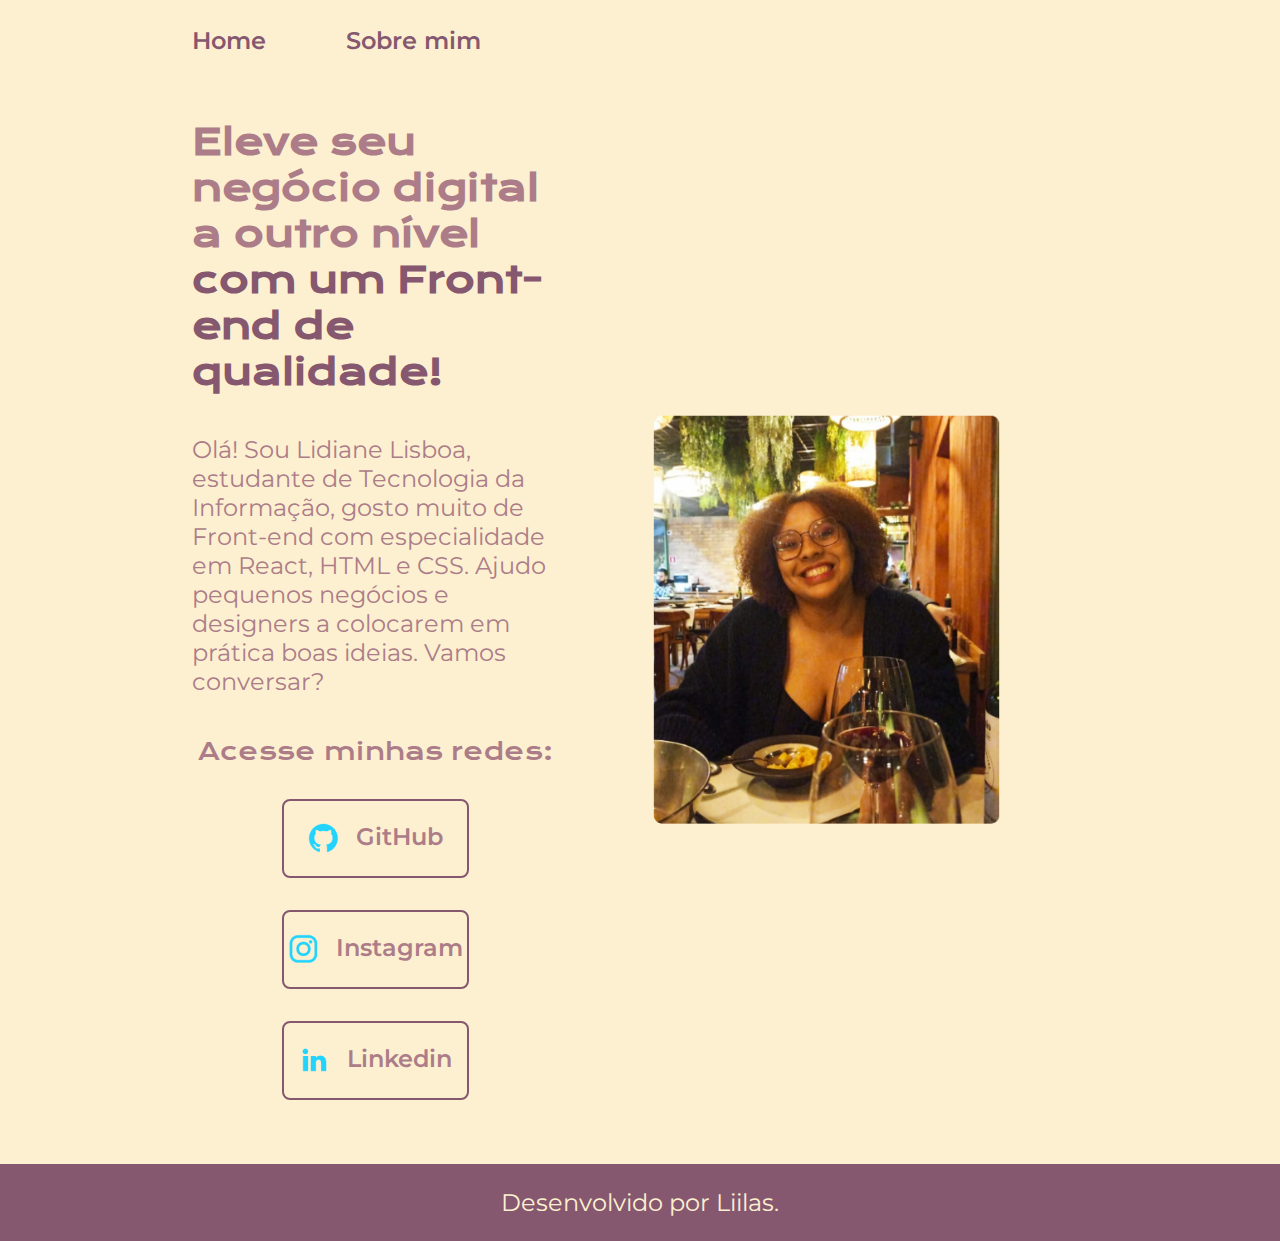
<file: index.html>
<!DOCTYPE html>
<html lang="pt-br">
<head>
    <meta charset="UTF-8">
    <meta name="viewport" content="width=device-width, initial-scale=1.0">
    <title>Portfolio</title>
    <link rel="stylesheet" href="/styles/style.css">
</head>
<body>
     <header class="cabecalho">
        <nav class="cabecalho__menu">
            <a class="cabecalho__menu__link" href="index.html">Home</a>
            <a class="cabecalho__menu__link" href="about.html">Sobre mim</a>
        </nav>
     </header>
    <main class="apresentacao">
        <section class="apresentacao__conteudo">
            <h1 class="apresentacao__conteudo__titulo">Eleve seu negócio digital a outro nível <strong class="titulo-destaque"> com um Front-end de qualidade!</strong></h1>
            <p class="apresentacao__conteudo__texto">Olá! Sou Lidiane Lisboa, estudante de Tecnologia da Informação, gosto muito de Front-end com especialidade em React, HTML e CSS. Ajudo pequenos negócios e designers a colocarem em prática boas ideias. Vamos conversar?</p>
            <div class="apresentacao__links">
                <h2 class="apresentacao__links__subtitulo">Acesse minhas redes:</h2>
                
                <a class="apresentacao__links_navegacao" href="https://github.com/Liilas">
                    <img src="/assets/github.png">
                    GitHub
                </a>
                <a class="apresentacao__links_navegacao" href="https://www.instagram.com/lidilisboa9/">
                    <img src="/assets/instagram.png">
                    Instagram
                </a>
                <a class="apresentacao__links_navegacao" href="https://www.linkedin.com/in/lidiane-lisboa/">
                    <img src="/assets/linkedin.png">
                    Linkedin
                </a>
            </div>
        </section>
        <img class="apresentacao__imagem" src="/assets/home.png" alt="Lidiane" >
    </main>
    <footer class="rodape">
        <p>Desenvolvido por Liilas.</p>
    </footer>
</body>
   
</html>
</file>
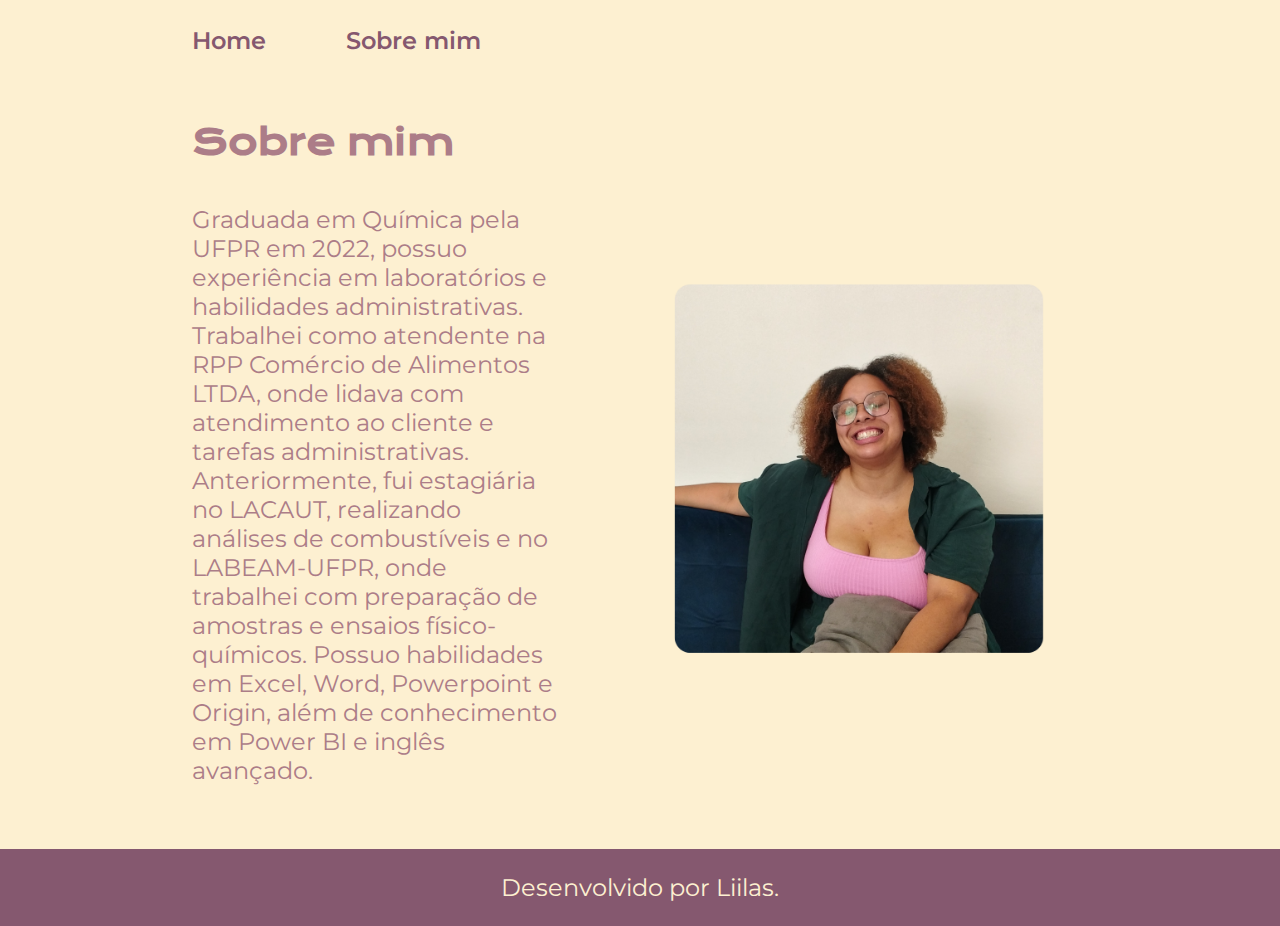
<file: about.html>
<!DOCTYPE html>
<html lang="pt-br">
<head>
    <meta charset="UTF-8">
    <meta name="viewport" content="width=device-width, initial-scale=1.0">
    <title>Sobre mim</title>
    <link rel="stylesheet" href="/styles/style.css">
</head>
<body>
   <header class="cabecalho">
    <nav class="cabecalho__menu">
        <a class="cabecalho__menu__link" href="index.html">Home</a>
        <a class="cabecalho__menu__link" href="about.html">Sobre mim</a>
    </nav>
   </header>
   <main class="apresentacao">
    <section class="apresentacao__conteudo">
        <h1 class="apresentacao__conteudo__titulo">Sobre mim</h1>
        <p class="apresentacao__conteudo__texto">Graduada em Química pela UFPR em 2022, possuo experiência em laboratórios e habilidades administrativas. Trabalhei como atendente na RPP Comércio de Alimentos LTDA, onde lidava com atendimento ao cliente e tarefas administrativas. Anteriormente, fui estagiária no LACAUT, realizando análises de combustíveis e no LABEAM-UFPR, onde trabalhei com preparação de amostras e ensaios físico-químicos. Possuo habilidades em Excel, Word, Powerpoint e Origin, além de conhecimento em Power BI e inglês avançado.</p>

        
    </section>
    <img class="apresentacao__imagem" src="/assets/about.png" alt="Lidiane" >
   </main>
   <footer class="rodape">
    <p>Desenvolvido por Liilas.</p>
</footer>

</body>
</html>
</file>
<file: styles/style.css>
@import url('https://fonts.googleapis.com/css2?family=Krona+One&family=Montserrat:ital,wght@0,100..900;1,100..900&display=swap');

:root{
    --cor-primaria: #FDF0D1;
    --cor-secundaria: #AC7D88;
    --cor-terciaria: #85586F;
    --cor-hover: #643843;

    --fonte-primaria: "Krona One", sans-serif;
    --fonte-secundaria: "Montserrat", sans-serif;
}
*{
    margin: 0;
    padding: 0;
}

body {
    box-sizing: border-box;
    background-color: var(--cor-primaria);
    color: var(--cor-secundaria);
}

.cabecalho{
    padding: 2% 0  0 15%;
}

.cabecalho__menu{
    display: flex;
    gap: 80px;
}

.cabecalho__menu__link{
    font-family: var(--fonte-secundaria);
    font-size: 1.5rem;
    font-weight: 600;
    color: var(--cor-terciaria);
    text-decoration: none;
}

.titulo-destaque{
    color: var(--cor-terciaria);

}

.apresentacao{
    margin: 5% 15%;
    display: flex;
    align-items: center;
    justify-content: space-between;
    gap:82px;
}

.apresentacao__conteudo{
    width: 50%;
    display: flex;
    flex-direction: column;
    gap: 40px;

}

.apresentacao__conteudo__titulo{
    font-size: 2.25rem;
    font-family: var(--fonte-primaria);
}

.apresentacao__conteudo__texto{
    font-size: 1.5rem;
    font-family: var(--fonte-secundaria);
         
}

.apresentacao__links{
    display: flex;
    justify-content: space-between;
    flex-direction: column;
    align-items: center;
    gap: 32px;
}

.apresentacao__links__subtitulo{
    font-family: var(--fonte-primaria); 
    font-weight: 400;
    font-size: 24px;
}

.apresentacao__links_navegacao{
    display: flex;
    justify-content: center;
    gap: 16px;
    border: 2px solid var(--cor-terciaria);
    width: 50%;
    text-align: center;
    border-radius: 8px;
    font-size: 1.5rem;
    padding: 21.5px 0px;
    text-decoration: none;
    color: var(--cor-secundaria);
    font-family: var(--fonte-secundaria);
    font-weight: 600;

}

.apresentacao__links_link:hover{
    background-color: var(--cor-hover);
}

.apresentacao__imagem {
    width: 50%;;
}

.rodape{
    padding: 24px;
    background-color: var(--cor-terciaria);
    color: var(--cor-primaria);
    text-align: center;
    font-family: var(--fonte-secundaria);
    font-size: 1.5rem;
    font-weight: 400;
}

@media (max-width: 1200px){
    .cabecalho{
        padding: 10%;
    }

    .cabecalho__menu{
        justify-content: center;
    }

    .apresentacao{
        flex-direction: column-reverse;
        padding: 5%;
    }

    .apresentacao__conteudo{
        width: auto;
    }
}
</file>
